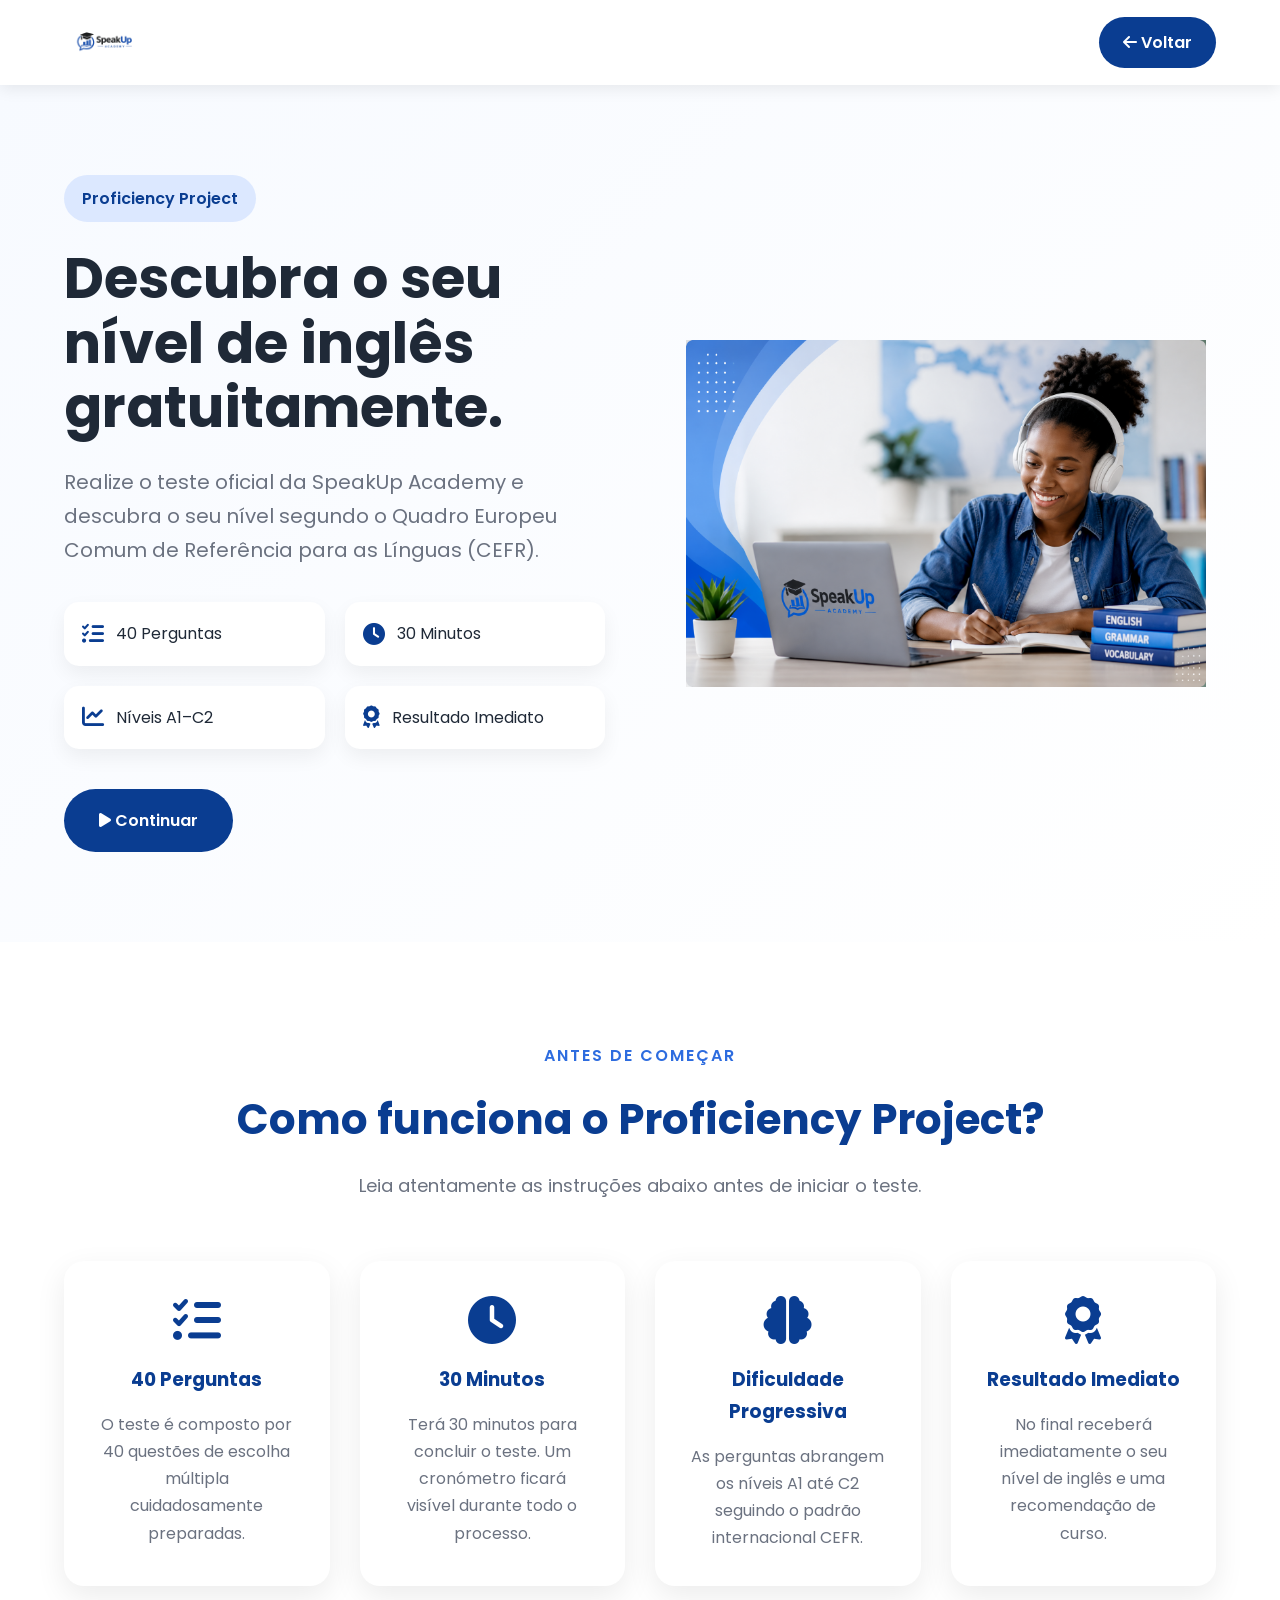
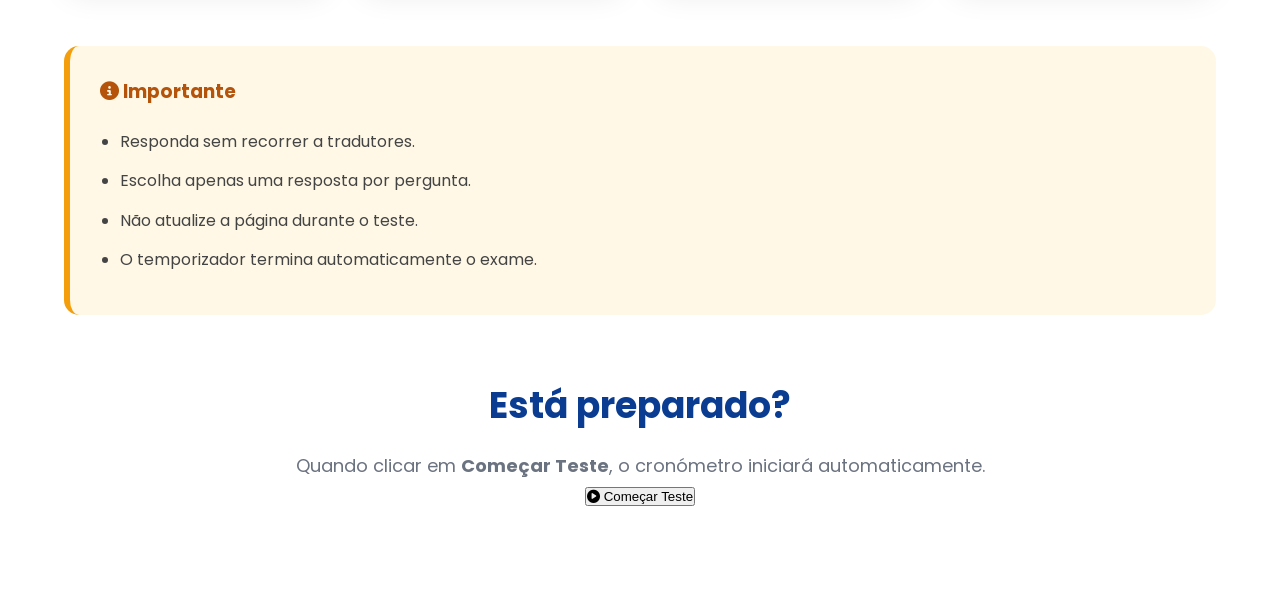
<file: proficiency.html>
<!DOCTYPE html>
<html lang="pt">

<head>

<meta charset="UTF-8">
<meta name="viewport" content="width=device-width, initial-scale=1.0">

<title>Proficiency Project | SpeakUp Academy</title>

<meta name="description" content="Descubra gratuitamente o seu nível de inglês com o Proficiency Project da SpeakUp Academy.">

<link rel="preconnect" href="https://fonts.googleapis.com">
<link rel="preconnect" href="https://fonts.gstatic.com" crossorigin>

<link href="https://fonts.googleapis.com/css2?family=Poppins:wght@300;400;500;600;700;800&display=swap" rel="stylesheet">

<link rel="stylesheet" href="css/proficiency.css">

<link rel="stylesheet"
href="https://cdnjs.cloudflare.com/ajax/libs/font-awesome/6.6.0/css/all.min.css">

<link rel="icon" href="images/favicon.png">

</head>

<body>

<!-- =========================
HEADER
========================= -->

<header class="pp-header">

<div class="container">

<a href="index.html" class="logo">

<img src="images/logo.png" alt="SpeakUp Academy">

</a>

<a href="index.html" class="back-btn">

<i class="fas fa-arrow-left"></i>

Voltar

</a>

</div>

</header>

<!-- =========================
HERO
========================= -->

<section class="pp-hero">

<div class="container hero-grid">

<div class="hero-left">

<span class="badge">

Proficiency Project

</span>

<h1>

Descubra o seu nível de inglês gratuitamente.

</h1>

<p>

Realize o teste oficial da SpeakUp Academy e descubra o seu nível segundo o Quadro Europeu Comum de Referência para as Línguas (CEFR).

</p>

<div class="hero-features">

<div>

<i class="fas fa-list-check"></i>

<span>40 Perguntas</span>

</div>

<div>

<i class="fas fa-clock"></i>

<span>30 Minutos</span>

</div>

<div>

<i class="fas fa-chart-line"></i>

<span>Níveis A1–C2</span>

</div>

<div>

<i class="fas fa-award"></i>

<span>Resultado Imediato</span>

</div>

</div>

<a href="#instructions" class="start-btn">

<i class="fas fa-play"></i>

Continuar

</a>

</div>

<div class="hero-right">

<img src="images/hero-students.png" alt="Proficiency Project">

</div>

</div>

</section>
<!-- =========================
INSTRUÇÕES
========================= -->

<section class="instructions" id="instructions">

<div class="container">

<div class="section-title">

<span>Antes de começar</span>

<h2>Como funciona o Proficiency Project?</h2>

<p>
Leia atentamente as instruções abaixo antes de iniciar o teste.
</p>

</div>

<div class="instruction-grid">

<div class="instruction-card">

<i class="fas fa-list-check"></i>

<h3>40 Perguntas</h3>

<p>
O teste é composto por 40 questões de escolha múltipla cuidadosamente preparadas.
</p>

</div>

<div class="instruction-card">

<i class="fas fa-clock"></i>

<h3>30 Minutos</h3>

<p>
Terá 30 minutos para concluir o teste. Um cronómetro ficará visível durante todo o processo.
</p>

</div>

<div class="instruction-card">

<i class="fas fa-brain"></i>

<h3>Dificuldade Progressiva</h3>

<p>
As perguntas abrangem os níveis A1 até C2 seguindo o padrão internacional CEFR.
</p>

</div>

<div class="instruction-card">

<i class="fas fa-award"></i>

<h3>Resultado Imediato</h3>

<p>
No final receberá imediatamente o seu nível de inglês e uma recomendação de curso.
</p>

</div>

</div>

<div class="warning-box">

<h3><i class="fas fa-circle-info"></i> Importante</h3>

<ul>

<li>Responda sem recorrer a tradutores.</li>

<li>Escolha apenas uma resposta por pergunta.</li>

<li>Não atualize a página durante o teste.</li>

<li>O temporizador termina automaticamente o exame.</li>

</ul>

</div>

<div class="start-area">

<h2>Está preparado?</h2>

<p>
Quando clicar em <strong>Começar Teste</strong>, o cronómetro iniciará automaticamente.
</p>

<button id="startTest" class="start-test-btn">

<i class="fas fa-play-circle"></i>

Começar Teste

</button>

</div>

</div>

</section>
<!-- =========================
ÁREA DO TESTE
========================= -->

<section class="test-area" id="testArea" style="display:none;">

<div class="container">

<div class="test-header">

<div class="progress-box">

<p>Questão <span id="currentQuestion">1</span> de <span id="totalQuestions">40</span></p>

<div class="progress-bar">

<div class="progress" id="progress"></div>

</div>

</div>

<div class="timer">

<i class="fas fa-clock"></i>

<span id="time">30:00</span>

</div>

</div>

<div class="question-card">

<h2 id="question">

A pergunta aparecerá aqui.

</h2>

<div class="answers" id="answers">

<!-- As alternativas serão inseridas pelo JavaScript -->

</div>

<div class="buttons">

<button id="nextBtn" class="next-btn">

Próxima Pergunta

</button>

</div>

</div>

</div>

</section>

<!-- =========================
RESULTADO
========================= -->

<section class="result-area" id="resultArea" style="display:none;">

<div class="container">

<div class="result-card">

<i class="fas fa-award result-icon"></i>

<h2>Resultado do Proficiency Project</h2>

<h1 id="level">B2</h1>

<p id="description">

O seu resultado aparecerá aqui.

</p>

<div class="result-info">

<div>

<h3 id="score">0/40</h3>

<p>Acertos</p>

</div>

<div>

<h3 id="percentage">0%</h3>

<p>Percentagem</p>

</div>

</div>

<a href="index.html" class="start-btn">

<i class="fas fa-house"></i>

Voltar ao Início
</file>
<file: css/proficiency.css>
/* ==================================================
   SPEAKUP ACADEMY
   PROFICIENCY PROJECT
================================================== */

:root{

    --primary:#0A3D91;
    --secondary:#2D6CDF;
    --light:#ffffff;
    --gray:#F5F7FA;
    --dark:#1F2937;
    --text:#6B7280;

}

*{
    margin:0;
    padding:0;
    box-sizing:border-box;
}

body{

    font-family:'Poppins',sans-serif;
    background:var(--gray);
    color:var(--dark);
    line-height:1.7;

}

.container{

    width:90%;
    max-width:1200px;
    margin:auto;

}

img{

    max-width:100%;
    display:block;

}

a{

    text-decoration:none;

}

/* ==========================================
HEADER
========================================== */

.pp-header{

    background:#fff;

    position:sticky;

    top:0;

    z-index:1000;

    box-shadow:0 4px 15px rgba(0,0,0,.08);

}

.pp-header .container{

    display:flex;

    justify-content:space-between;

    align-items:center;

    height:85px;

}

.logo img{

    height:58px;

}

.back-btn{

    background:var(--primary);

    color:#fff;

    padding:12px 24px;

    border-radius:40px;

    font-weight:600;

    transition:.3s;

}

.back-btn:hover{

    background:var(--secondary);

}

/* ==========================================
HERO
========================================== */

.pp-hero{

    padding:90px 0;

    background:linear-gradient(135deg,#F7FAFF,#FFFFFF);

}

.hero-grid{

    display:grid;

    grid-template-columns:1fr 1fr;

    gap:70px;

    align-items:center;

}

.badge{

    display:inline-block;

    background:#DCE8FF;

    color:var(--primary);

    padding:10px 18px;

    border-radius:30px;

    font-weight:600;

    margin-bottom:25px;

}

.hero-left h1{

    font-size:56px;

    line-height:1.15;

    margin-bottom:25px;

}

.hero-left p{

    font-size:20px;

    color:var(--text);

    margin-bottom:35px;

}

.hero-features{

    display:grid;

    grid-template-columns:repeat(2,1fr);

    gap:20px;

    margin-bottom:40px;

}

.hero-features div{

    background:#fff;

    padding:18px;

    border-radius:15px;

    display:flex;

    align-items:center;

    gap:12px;

    box-shadow:0 8px 20px rgba(0,0,0,.06);

}

.hero-features i{

    color:var(--primary);

    font-size:22px;

}

.start-btn{

    display:inline-block;

    background:var(--primary);

    color:#fff;

    padding:18px 35px;

    border-radius:40px;

    font-weight:600;

    transition:.3s;

}

.start-btn:hover{

    background:var(--secondary);

}

.hero-right img{

    width:100%;

    max-width:520px;

    margin:auto;

}
/* ==========================================
INSTRUÇÕES
========================================== */

.instructions{

    padding:100px 0;

    background:#fff;

}

.section-title{

    text-align:center;

    margin-bottom:60px;

}

.section-title span{

    color:var(--secondary);

    font-weight:600;

    text-transform:uppercase;

    letter-spacing:2px;

}

.section-title h2{

    font-size:42px;

    color:var(--primary);

    margin:15px 0;

}

.section-title p{

    max-width:700px;

    margin:auto;

    color:var(--text);

    font-size:18px;

}

.instruction-grid{

    display:grid;

    grid-template-columns:repeat(auto-fit,minmax(250px,1fr));

    gap:30px;

    margin-bottom:60px;

}

.instruction-card{

    background:#fff;

    padding:35px;

    border-radius:20px;

    text-align:center;

    box-shadow:0 10px 30px rgba(0,0,0,.08);

    transition:.3s;

}

.instruction-card:hover{

    transform:translateY(-10px);

}

.instruction-card i{

    font-size:48px;

    color:var(--primary);

    margin-bottom:20px;

}

.instruction-card h3{

    margin-bottom:15px;

    color:var(--primary);

}

.instruction-card p{

    color:var(--text);

}

.warning-box{

    background:#FFF8E6;

    border-left:6px solid #F59E0B;

    padding:30px;

    border-radius:15px;

    margin-bottom:60px;

}

.warning-box h3{

    color:#B45309;

    margin-bottom:20px;

}

.warning-box ul{

    padding-left:20px;

}

.warning-box li{

    margin-bottom:12px;

    color:#444;

}

.start-area{

    text-align:center;

}

.start-area h2{

    font-size:36px;

    color:var(--primary);

    margin-bottom:15px;

}

.start-area p{

    font-size:18px;

    color:var(--text);

    margin
  /* ==========================================
ÁREA DO TESTE
========================================== */

.test-area{

    padding:100px 0;

    background:var(--gray);

}

.test-header{

    display:flex;

    justify-content:space-between;

    align-items:center;

    gap:30px;

    margin-bottom:40px;

    flex-wrap:wrap;

}

.progress-box{

    flex:1;

}

.progress-box p{

    font-weight:600;

    color:var(--primary);

    margin-bottom:12px;

}

.progress-bar{

    width:100%;

    height:14px;

    background:#E5E7EB;

    border-radius:30px;

    overflow:hidden;

}

.progress{

    width:0%;

    height:100%;

    background:linear-gradient(90deg,var(--primary),var(--secondary));

    transition:.4s;

}

.timer{

    background:#fff;

    padding:15px 25px;

    border-radius:15px;

    box-shadow:0 8px 20px rgba(0,0,0,.08);

    font-size:24px;

    font-weight:700;

    color:var(--primary);

    display:flex;

    align-items:center;

    gap:12px;

}

.question-card{

    background:#fff;

    padding:50px;

    border-radius:25px;

    box-shadow:0 10px 35px rgba(0,0,0,.08);

}

.question-card h2{

    font-size:30px;

    margin-bottom:40px;

    color:var(--dark);

    line-height:1.5;

}

.answers{

    display:grid;

    gap:20px;

}

.answer{

    background:#fff;

    border:2px solid #E5E7EB;

    border-radius:15px;

    padding:22px;

    cursor:pointer;

    transition:.3s;

    font-size:18px;

    font-weight:500;

}

.answer:hover{

    border-color:var(--secondary);

    background:#F4F8FF;

    transform:translateX(8px);

}

.answer.selected{

    background:var(--primary);

    color:#fff;

    border-color:var(--primary);

}

.buttons{

    margin-top:40px;

    display:flex;

    justify-content:flex-end;

}

.next-btn{

    border:none;

    background:var(--primary);

    color:#fff;

    padding:18px 40px;

    border-radius:50px;

    font-size:17px;

    font-weight:600;

    cursor:pointer;

    transition:.3s;

}

.next-btn:hover{

    background:var(--secondary);

    transform:translateY(-3px);

}
  /* ==========================================
RESULTADO
========================================== */

.result-area{

    padding:100px 0;

    background:#F5F7FA;

}

.result-card{

    max-width:750px;

    margin:auto;

    background:#fff;

    padding:60px;

    border-radius:25px;

    text-align:center;

    box-shadow:0 10px 35px rgba(0,0,0,.08);

}

.result-icon{

    font-size:70px;

    color:#F4B400;

    margin-bottom:25px;

}

.result-card h2{

    color:var(--primary);

    margin-bottom:15px;

}

.result-card h1{

    font-size:72px;

    color:var(--primary);

    margin:25px 0;

}

.result-card p{

    color:var(--text);

    font-size:18px;

    margin-bottom:35px;

}

.result-info{

    display:grid;

    grid-template-columns:repeat(2,1fr);

    gap:25px;

    margin:40px 0;

}

.result-info div{

    background:var(--gray);

    padding:25px;

    border-radius:15px;

}

.result-info h3{

    font-size:34px;

    color:var(--primary);

    margin-bottom:10px;

}

.result-info p{

    margin:0;

}

/* ==========================================
FOOTER
========================================== */

.pp-footer{

    background:#111827;

    color:#fff;

    text-align:center;

    padding:
</file>
